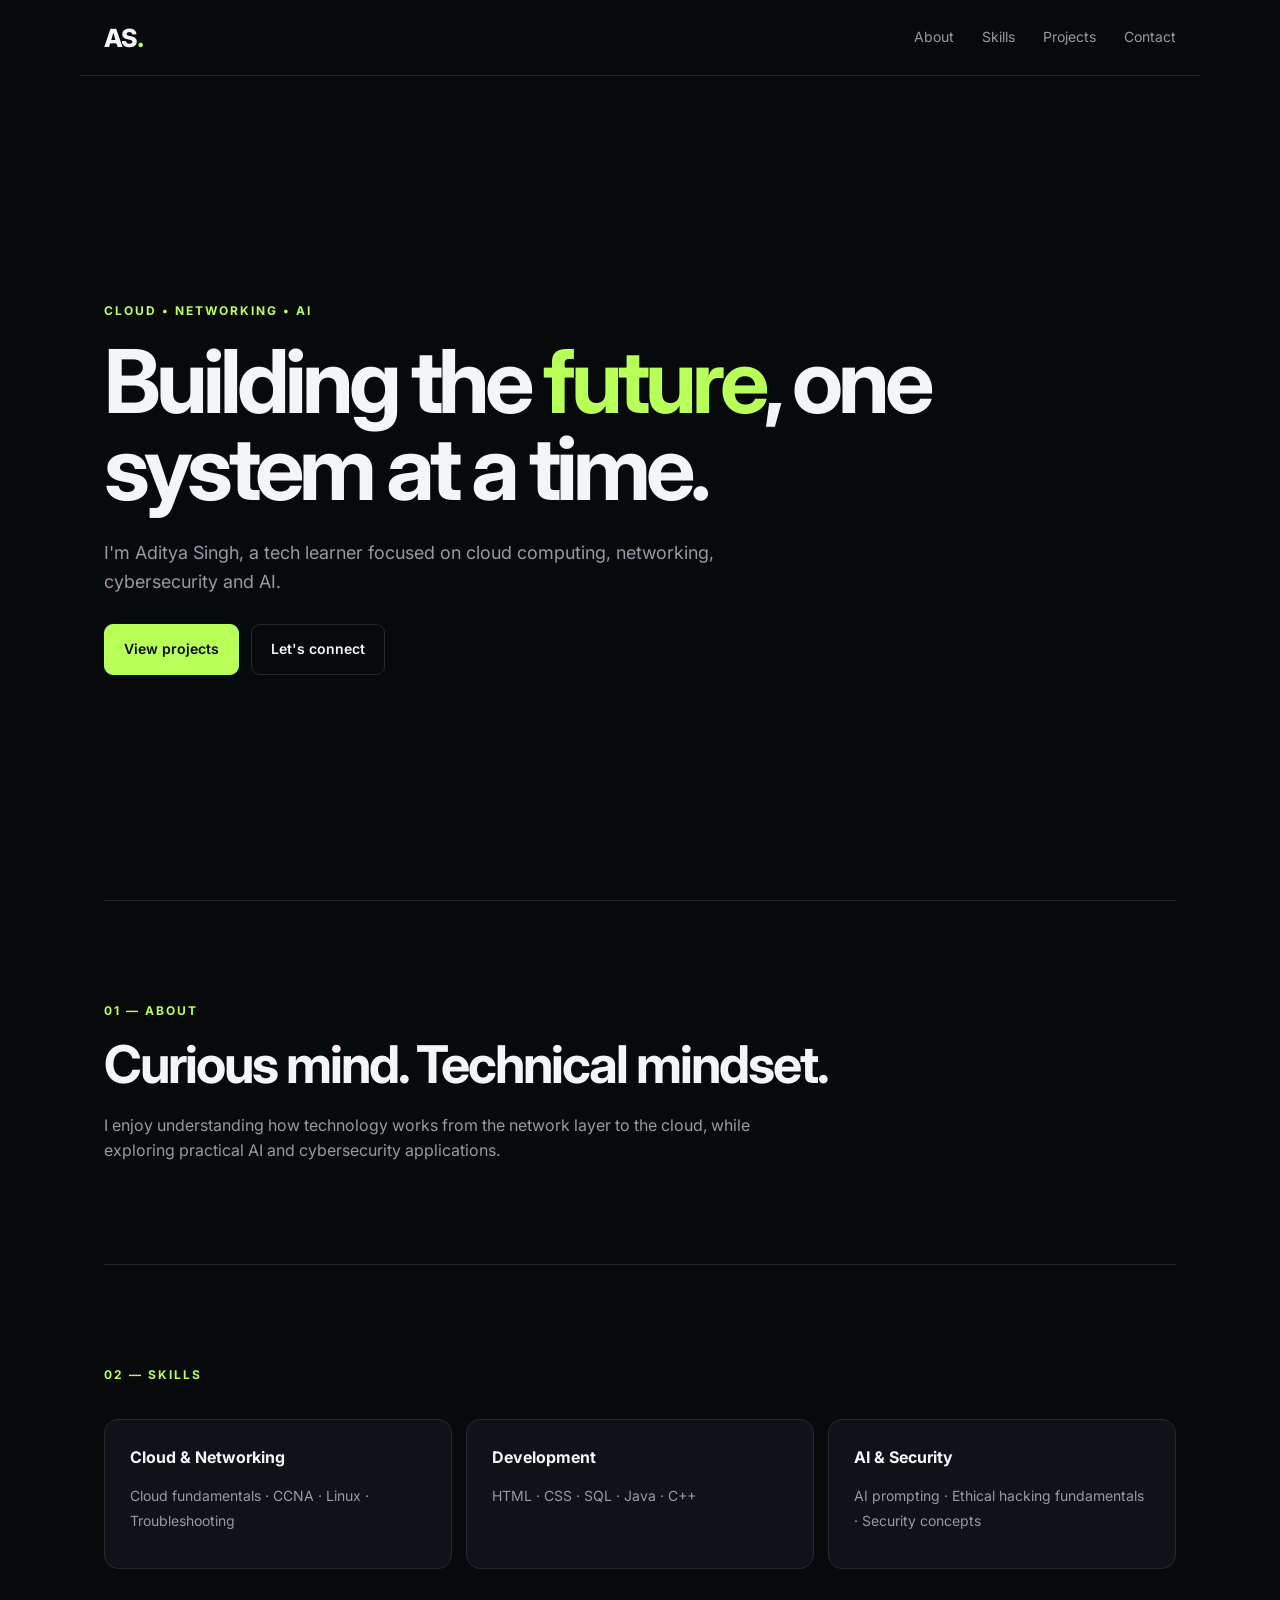
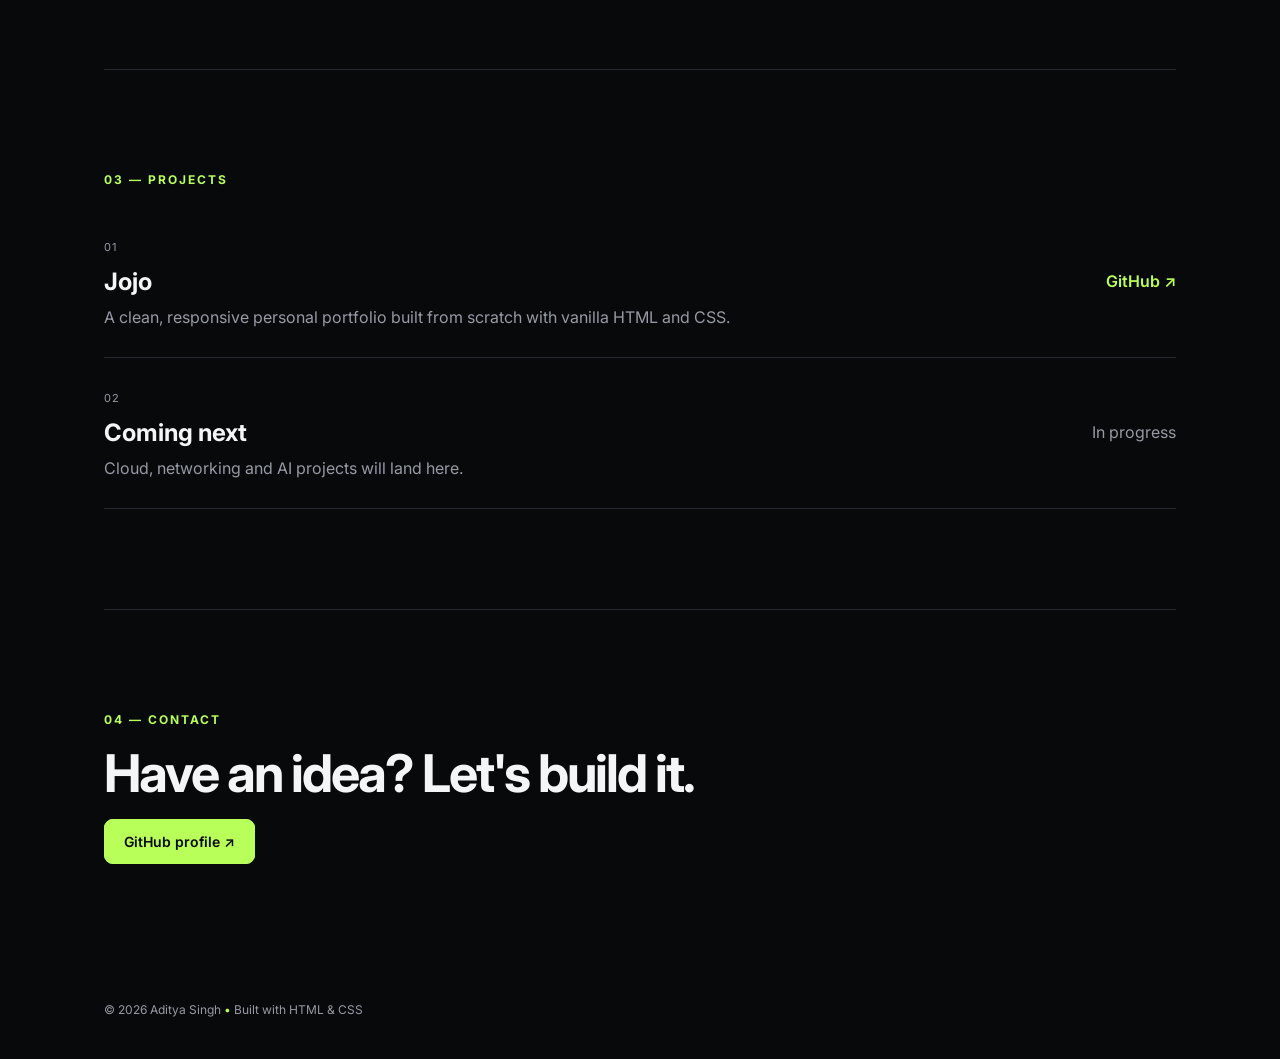
<file: index.html>
<!DOCTYPE html>
<html lang="en">
<head>
  <meta charset="UTF-8" />
  <meta name="viewport" content="width=device-width, initial-scale=1.0" />
  <meta name="description" content="Aditya Singh — Cloud, Networking & AI portfolio." />
  <title>Aditya Singh | Tech Portfolio</title>
  <link rel="stylesheet" href="style.css" />
</head>
<body>
  <header class="nav">
    <a class="brand" href="#">AS<span>.</span></a>
    <nav>
      <a href="#about">About</a>
      <a href="#skills">Skills</a>
      <a href="#projects">Projects</a>
      <a href="#contact">Contact</a>
    </nav>
  </header>

  <main>
    <section class="hero">
      <p class="eyebrow">CLOUD • NETWORKING • AI</p>
      <h1>Building the <span>future</span>, one system at a time.</h1>
      <p class="lead">I'm Aditya Singh, a tech learner focused on cloud computing, networking, cybersecurity and AI.</p>
      <div class="actions">
        <a class="btn primary" href="#projects">View projects</a>
        <a class="btn ghost" href="#contact">Let's connect</a>
      </div>
    </section>

    <section id="about" class="section">
      <p class="eyebrow">01 — ABOUT</p>
      <h2>Curious mind. Technical mindset.</h2>
      <p class="muted">I enjoy understanding how technology works from the network layer to the cloud, while exploring practical AI and cybersecurity applications.</p>
    </section>

    <section id="skills" class="section">
      <p class="eyebrow">02 — SKILLS</p>
      <div class="grid">
        <article><b>Cloud & Networking</b><span>Cloud fundamentals · CCNA · Linux · Troubleshooting</span></article>
        <article><b>Development</b><span>HTML · CSS · SQL · Java · C++</span></article>
        <article><b>AI & Security</b><span>AI prompting · Ethical hacking fundamentals · Security concepts</span></article>
      </div>
    </section>

    <section id="projects" class="section">
      <p class="eyebrow">03 — PROJECTS</p>
      <div class="project">
        <div><span class="tag">01</span><h3>Jojo</h3><p>A clean, responsive personal portfolio built from scratch with vanilla HTML and CSS.</p></div>
        <a href="https://github.com/Adityasingh9889/Jojo" target="_blank" rel="noreferrer">GitHub ↗</a>
      </div>
      <div class="project">
        <div><span class="tag">02</span><h3>Coming next</h3><p>Cloud, networking and AI projects will land here.</p></div>
        <span class="muted">In progress</span>
      </div>
    </section>

    <section id="contact" class="section contact">
      <p class="eyebrow">04 — CONTACT</p>
      <h2>Have an idea? Let's build it.</h2>
      <a class="btn primary" href="https://github.com/Adityasingh9889" target="_blank" rel="noreferrer">GitHub profile ↗</a>
    </section>
  </main>

  <footer>© 2026 Aditya Singh <span>•</span> Built with HTML & CSS</footer>
</body>
</html>
</file>
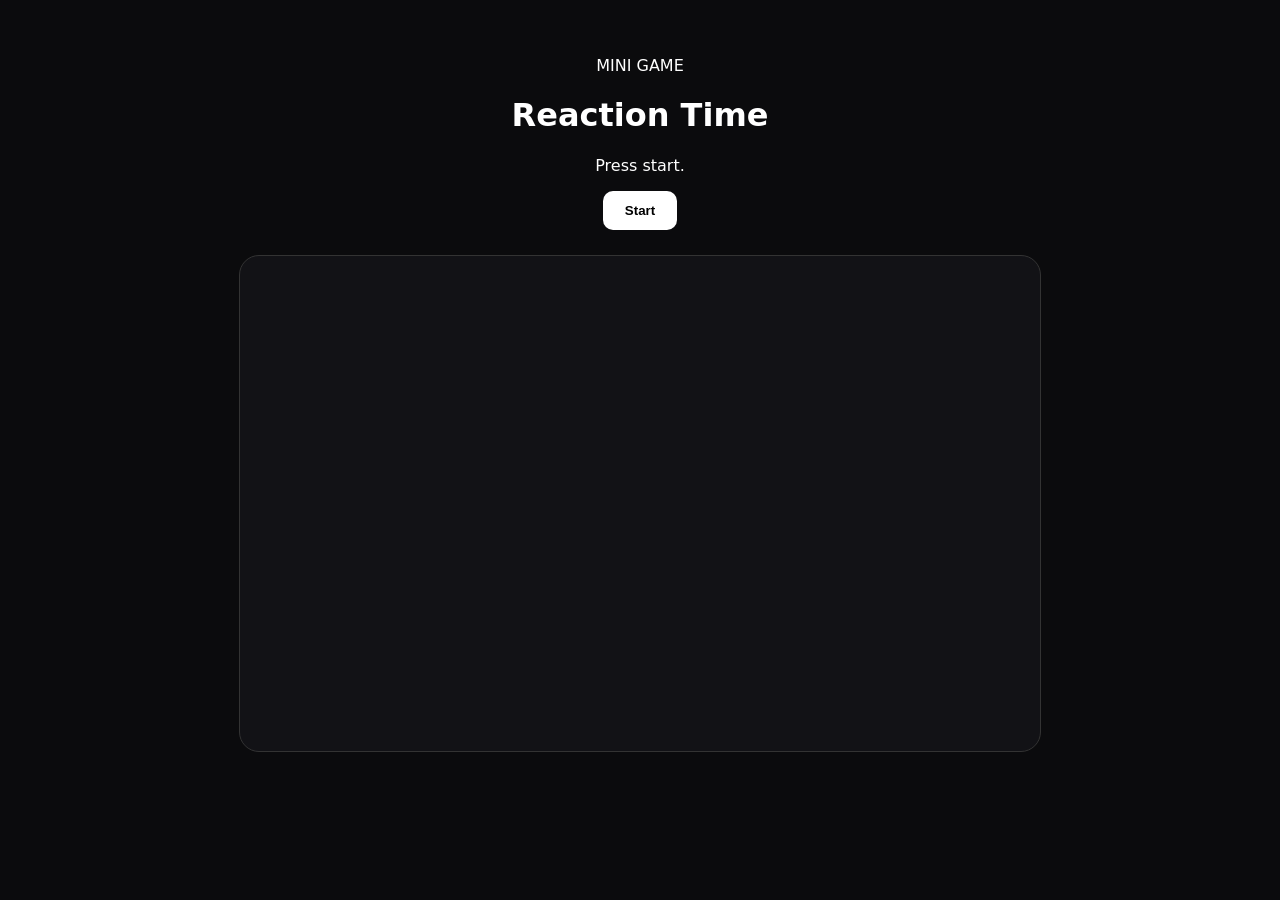
<file: projects/2026-10-06-reaction-game/index.html>
<!doctype html><html><head><meta charset="utf-8"><meta name="viewport" content="width=device-width,initial-scale=1"><title>Reaction Game</title><link rel="stylesheet" href="style.css"></head><body><main><p>MINI GAME</p><h1>Reaction Time</h1><p id="score">Press start.</p><button id="start">Start</button><div id="arena"><div id="target"></div></div></main><script src="game.js"></script></body></html>
</file>
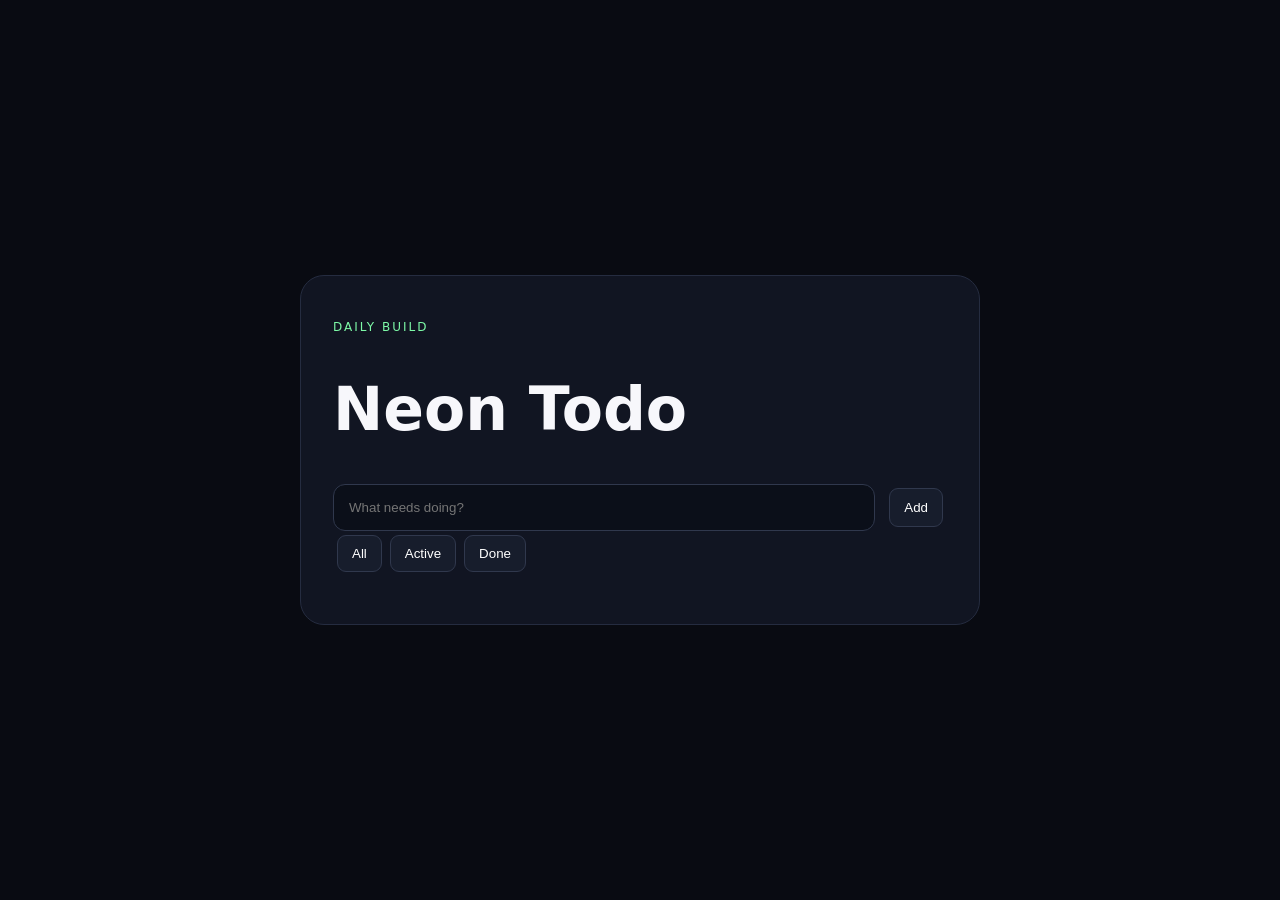
<file: projects/2026-10-07-neon-todo/index.html>
<!doctype html><html><head><meta charset="utf-8"><meta name="viewport" content="width=device-width,initial-scale=1"><title>Neon Todo</title><link rel="stylesheet" href="style.css"></head><body><main><p>DAILY BUILD</p><h1>Neon Todo</h1><form id="form"><input id="input" placeholder="What needs doing?"><button>Add</button></form><div><button data-f="all">All</button><button data-f="active">Active</button><button data-f="done">Done</button></div><ul id="list"></ul></main><script src="app.js"></script></body></html>
</file>
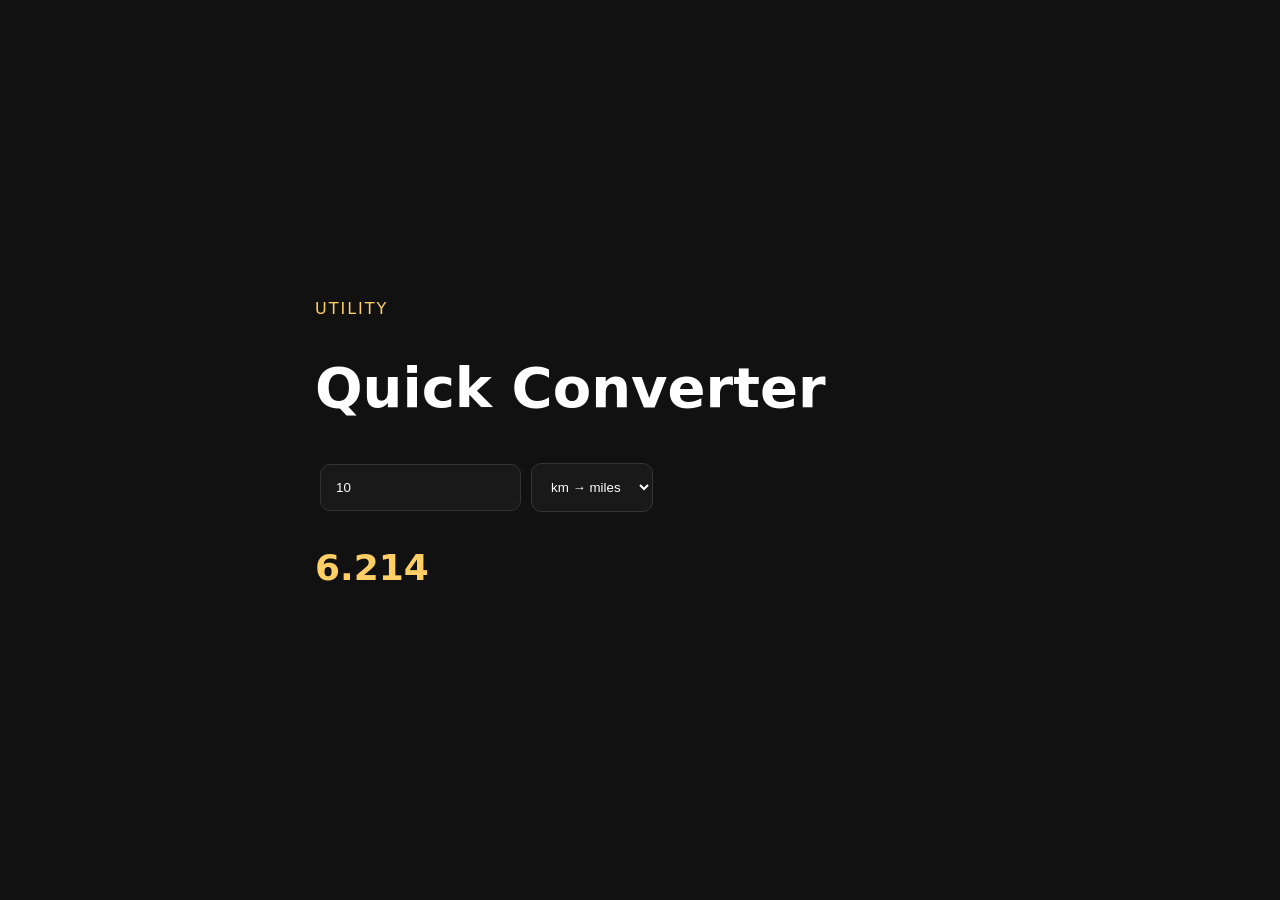
<file: projects/2026-10-08-quick-converter/index.html>
<!doctype html><html><head><meta charset="utf-8"><meta name="viewport" content="width=device-width,initial-scale=1"><title>Quick Converter</title><link rel="stylesheet" href="style.css"></head><body><main><p>UTILITY</p><h1>Quick Converter</h1><input id="v" type="number" value="10"><select id="u"><option value="km-mi">km → miles</option><option value="mi-km">miles → km</option><option value="kg-lb">kg → lb</option><option value="lb-kg">lb → kg</option><option value="c-f">°C → °F</option><option value="f-c">°F → °C</option></select><h2 id="r">—</h2></main><script src="app.js"></script></body></html>
</file>
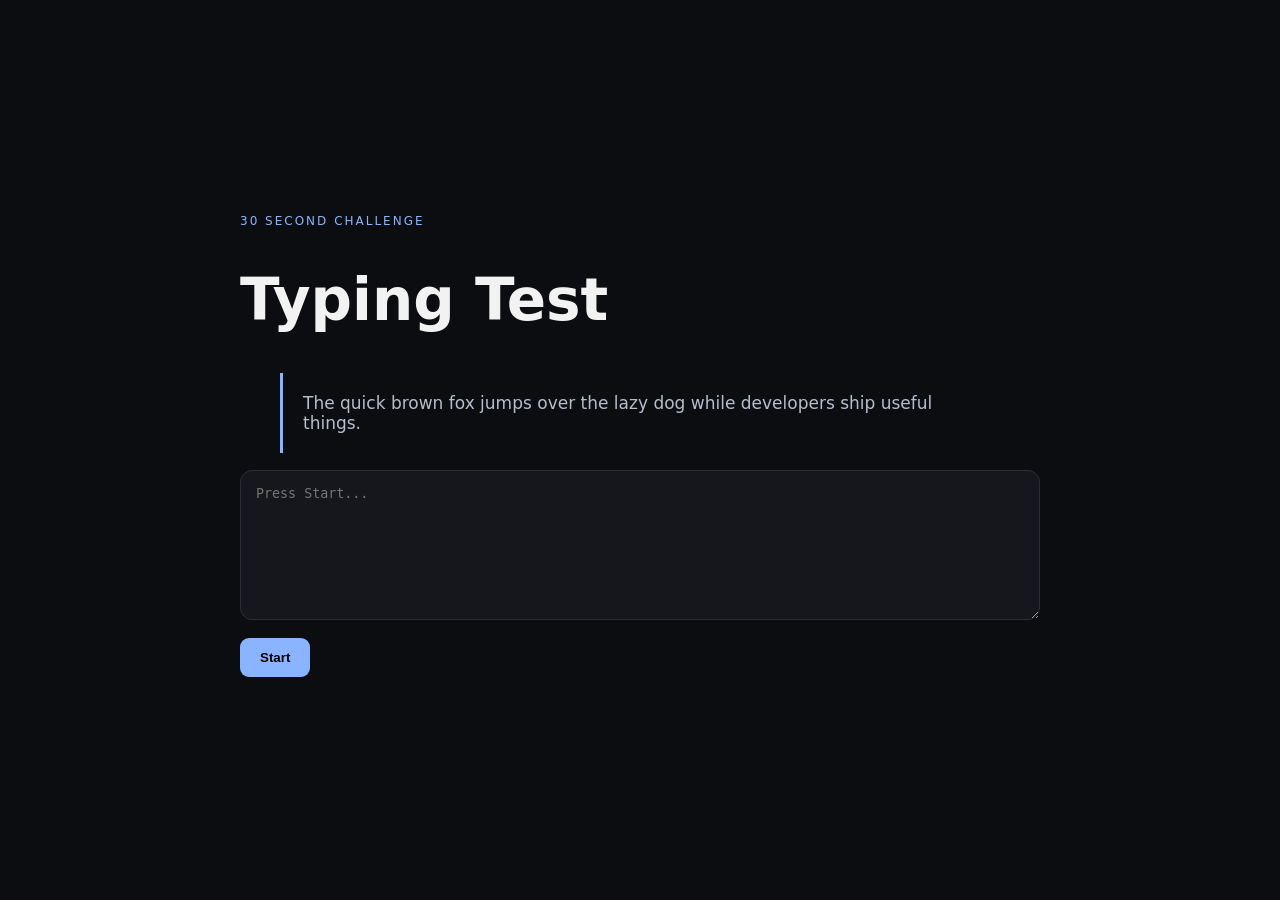
<file: projects/2026-10-13-typing-test/index.html>
<!doctype html><html><head><meta charset="utf-8"><meta name="viewport" content="width=device-width,initial-scale=1"><title>Typing Test</title><link rel="stylesheet" href="style.css"></head><body><main><p>30 SECOND CHALLENGE</p><h1>Typing Test</h1><blockquote>The quick brown fox jumps over the lazy dog while developers ship useful things.</blockquote><textarea id="text" disabled placeholder="Press Start..."></textarea><button id="start">Start</button><h2 id="result"></h2></main><script src="app.js"></script></body></html>
</file>
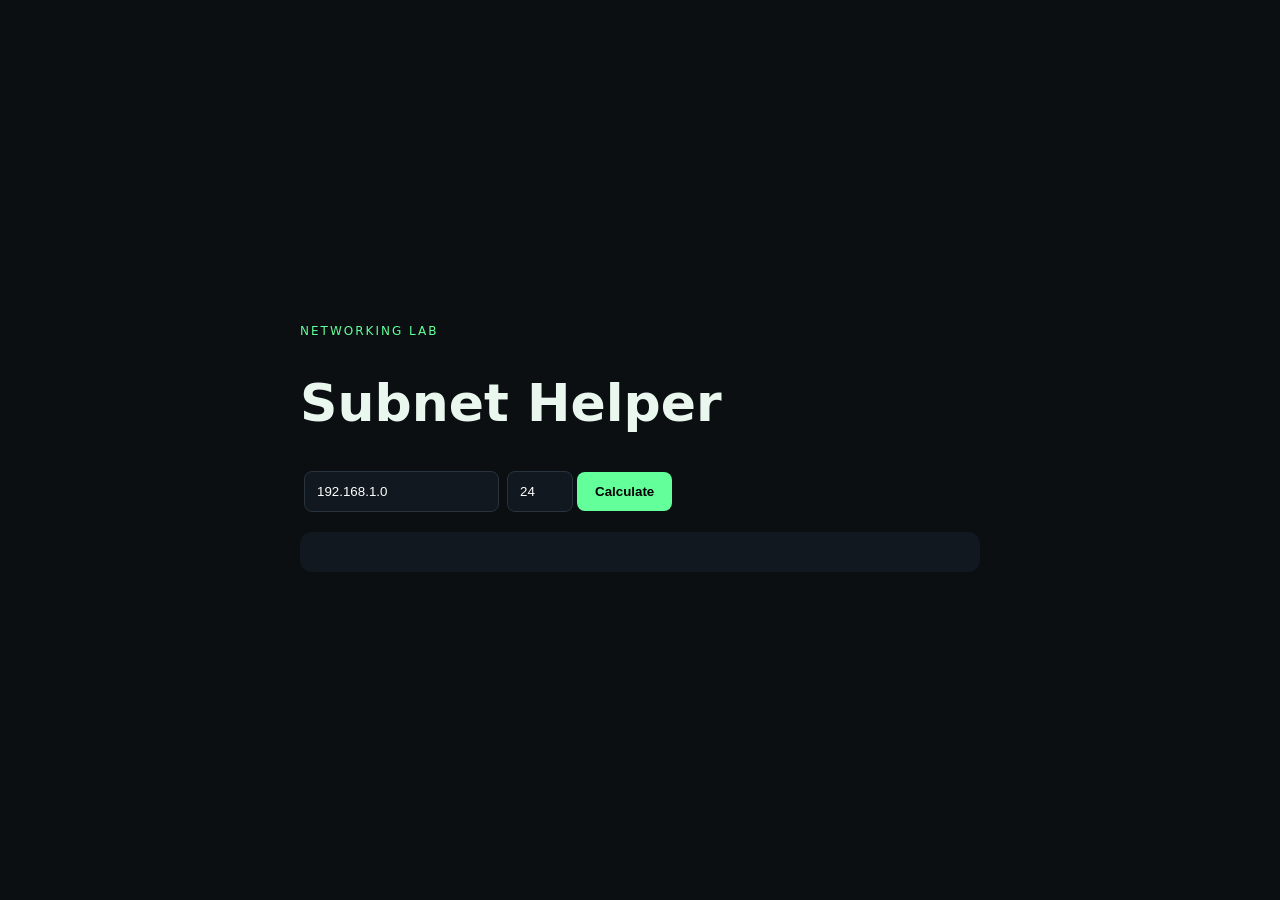
<file: projects/2026-10-14-subnet-helper/index.html>
<!doctype html><html><head><meta charset="utf-8"><meta name="viewport" content="width=device-width,initial-scale=1"><title>Subnet Helper</title><link rel="stylesheet" href="style.css"></head><body><main><p>NETWORKING LAB</p><h1>Subnet Helper</h1><input id="ip" value="192.168.1.0"><input id="cidr" type="number" min="0" max="32" value="24"><button id="go">Calculate</button><pre id="out"></pre></main><script src="app.js"></script></body></html>
</file>
<file: style.css>
@import url('https://fonts.googleapis.com/css2?family=Inter:wght@400;500;600;700;800&display=swap');
:root{--bg:#08090b;--card:#101217;--text:#f4f5f7;--muted:#969aa5;--line:#252831;--accent:#b8ff5a}
*{box-sizing:border-box;margin:0;padding:0}
html{scroll-behavior:smooth}
body{font-family:Inter,system-ui,sans-serif;background:var(--bg);color:var(--text);line-height:1.6}
a{color:inherit;text-decoration:none}
.nav{height:76px;max-width:1120px;margin:auto;padding:0 24px;display:flex;align-items:center;justify-content:space-between;border-bottom:1px solid var(--line)}
.brand{font-size:25px;font-weight:800;letter-spacing:-1px}.brand span{color:var(--accent)}
nav{display:flex;gap:28px;color:var(--muted);font-size:14px}nav a:hover{color:var(--text)}
main{max-width:1120px;margin:auto;padding:0 24px}
.hero{min-height:calc(100vh - 76px);display:flex;flex-direction:column;justify-content:center;max-width:850px}
.eyebrow{color:var(--accent);font-size:12px;font-weight:700;letter-spacing:2px;margin-bottom:18px}
h1{font-size:clamp(48px,8vw,88px);line-height:.98;letter-spacing:-5px;max-width:900px}h1 span{color:var(--accent)}
.lead{color:var(--muted);font-size:18px;max-width:620px;margin:28px 0}
.actions{display:flex;gap:12px;flex-wrap:wrap}.btn{padding:13px 19px;border-radius:9px;font-weight:600;font-size:14px;border:1px solid var(--line)}.primary{background:var(--accent);color:#08090b;border-color:var(--accent)}.ghost:hover{border-color:#555}
.section{padding:100px 0;border-top:1px solid var(--line)}h2{font-size:clamp(32px,5vw,52px);line-height:1.05;letter-spacing:-2px;margin-bottom:20px}.muted{color:var(--muted);max-width:700px}
.grid{display:grid;grid-template-columns:repeat(3,1fr);gap:14px;margin-top:35px}.grid article{background:var(--card);border:1px solid var(--line);border-radius:14px;padding:25px;min-height:150px}.grid b{display:block;margin-bottom:12px}.grid span{color:var(--muted);font-size:14px}
.project{display:flex;align-items:center;justify-content:space-between;gap:20px;padding:26px 0;border-bottom:1px solid var(--line)}.project h3{font-size:24px;margin:4px 0}.project p{color:var(--muted)}.project>a{color:var(--accent);font-weight:600;white-space:nowrap}.tag{font-size:11px;color:var(--muted);letter-spacing:1px}
.contact{padding-bottom:120px}.contact h2{max-width:650px;margin-bottom:28px}
footer{max-width:1120px;margin:auto;padding:25px 24px 40px;color:var(--muted);font-size:12px}footer span{color:var(--accent)}
@media(max-width:700px){nav{gap:12px;font-size:12px}.grid{grid-template-columns:1fr}h1{letter-spacing:-3px}.hero{min-height:80vh}.section{padding:70px 0}.project{align-items:flex-start}}
</file>
<file: projects/2026-10-06-reaction-game/style.css>
body{margin:0;background:#0b0b0d;color:#fff;font:16px system-ui;text-align:center;padding:40px}button{padding:12px 22px;border:0;border-radius:10px;background:#fff;font-weight:700}#arena{height:55vh;max-width:800px;margin:25px auto;border:1px solid #333;border-radius:20px;position:relative;background:#121216}#target{display:none;position:absolute;width:54px;height:54px;border-radius:50%;background:#ff5d8f;cursor:pointer}
</file>
<file: projects/2026-10-07-neon-todo/style.css>
*{box-sizing:border-box}body{margin:0;min-height:100vh;background:#090b12;color:#f7f7fb;font:16px system-ui;display:grid;place-items:center;padding:24px}main{width:min(680px,100%);background:#111522;border:1px solid #252c40;border-radius:24px;padding:32px}p{color:#7df9a7;letter-spacing:2px;font-size:12px}h1{font-size:60px}form{display:flex;gap:10px}input{flex:1;padding:15px;border-radius:12px;border:1px solid #30384d;background:#0b0f19;color:white}button{padding:10px 14px;margin:4px;border:1px solid #30384d;border-radius:9px;background:#171d2c;color:white}ul{list-style:none;padding:0}li{padding:12px;border-bottom:1px solid #252c40}.done{text-decoration:line-through;opacity:.45}
</file>
<file: projects/2026-10-08-quick-converter/style.css>
body{margin:0;min-height:100vh;display:grid;place-items:center;background:#111;color:white;font:16px system-ui}main{width:min(650px,90%)}p{color:#ffcf66;letter-spacing:2px}h1{font-size:56px}input,select{padding:15px;margin:5px;border-radius:10px;border:1px solid #333;background:#191919;color:white}h2{font-size:36px;color:#ffcf66}
</file>
<file: projects/2026-10-13-typing-test/style.css>
body{margin:0;background:#0c0d10;color:#f2f2f2;font:17px system-ui;display:grid;place-items:center;min-height:100vh}main{width:min(800px,90%)}p{color:#8ab4ff;letter-spacing:2px;font-size:12px}h1{font-size:58px}blockquote{padding:20px;border-left:3px solid #8ab4ff;color:#b7bdca}textarea{width:100%;height:150px;box-sizing:border-box;background:#15171c;border:1px solid #2b2f38;color:white;padding:15px;border-radius:12px}button{margin-top:14px;padding:12px 20px;border:0;border-radius:9px;background:#8ab4ff;font-weight:800}
</file>
<file: projects/2026-10-14-subnet-helper/style.css>
body{margin:0;background:#0b0f12;color:#eaf7ef;font:16px system-ui;display:grid;place-items:center;min-height:100vh}main{width:min(680px,90%)}p{color:#63ff9a;letter-spacing:2px;font-size:12px}h1{font-size:52px}input{padding:12px;background:#111820;border:1px solid #28333d;border-radius:8px;color:white;margin:4px}button{padding:12px 18px;border:0;border-radius:8px;background:#63ff9a;font-weight:800}pre{white-space:pre-wrap;background:#111820;padding:20px;border-radius:12px}
</file>
